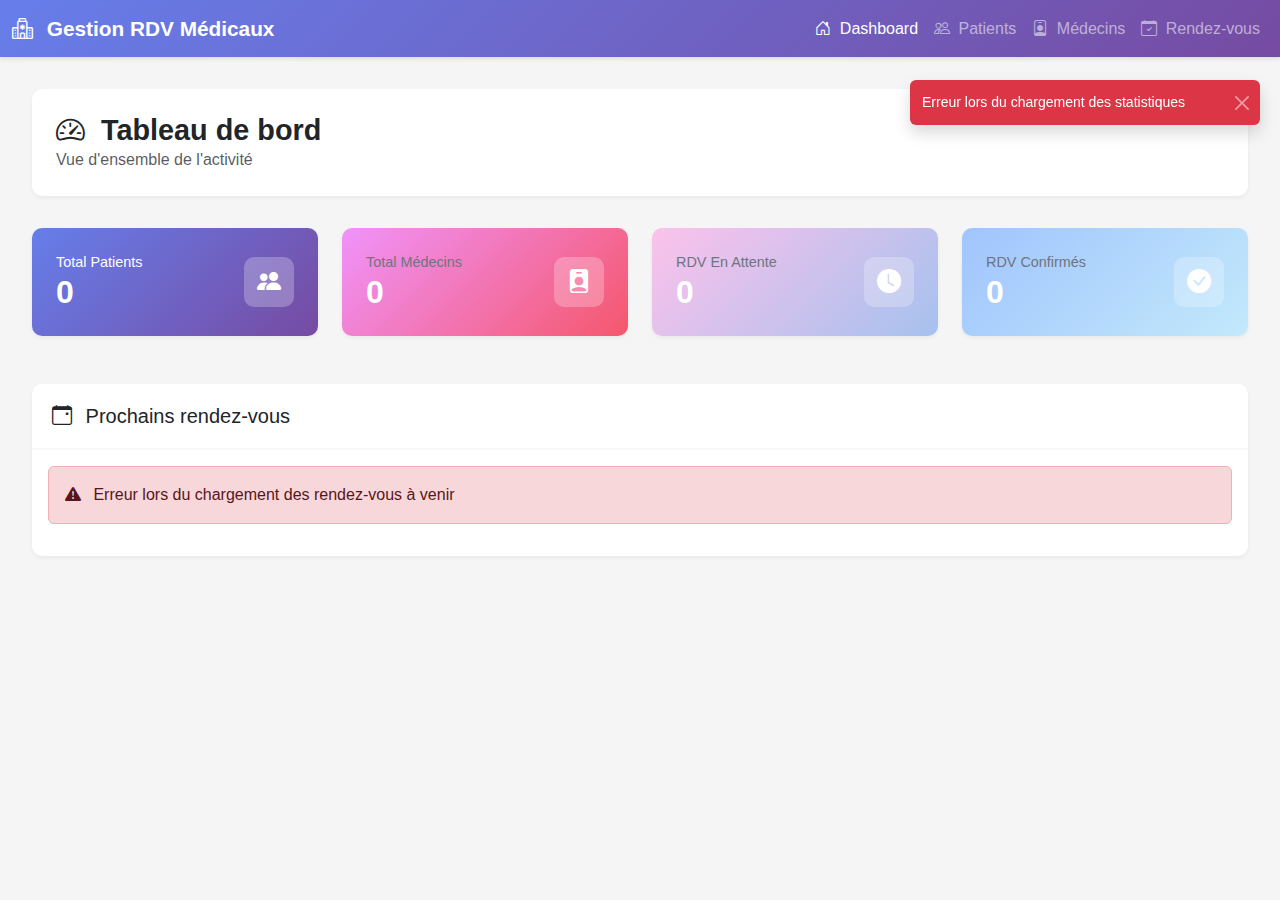
<file: Gestion_des_Rendezvous/src/main/resources/static/index.html>
<!DOCTYPE html>
<html lang="fr">
<head>
    <meta charset="UTF-8">
    <meta name="viewport" content="width=device-width, initial-scale=1.0">
    <title>Dashboard - Gestion Rendez-vous Médicaux</title>

    <!-- Bootstrap 5 CSS -->
    <link href="https://cdn.jsdelivr.net/npm/bootstrap@5.3.0/dist/css/bootstrap.min.css" rel="stylesheet">

    <!-- Bootstrap Icons -->
    <link href="https://cdn.jsdelivr.net/npm/bootstrap-icons@1.10.0/font/bootstrap-icons.css" rel="stylesheet">

    <!-- Custom CSS -->
    <link rel="stylesheet" href="style/style.css">
</head>
<body>
<!-- Navbar -->
<nav class="navbar navbar-expand-lg navbar-dark">
    <div class="container-fluid">
        <a class="navbar-brand" href="index.html">
            <i class="bi bi-hospital me-2"></i>
            Gestion RDV Médicaux
        </a>
        <button class="navbar-toggler" type="button" data-bs-toggle="collapse" data-bs-target="#navbarNav">
            <span class="navbar-toggler-icon"></span>
        </button>
        <div class="collapse navbar-collapse" id="navbarNav">
            <ul class="navbar-nav ms-auto">
                <li class="nav-item">
                    <a class="nav-link active" href="index.html">
                        <i class="bi bi-house-door me-1"></i> Dashboard
                    </a>
                </li>
                <li class="nav-item">
                    <a class="nav-link" href="pages/patients/patients.html">
                        <i class="bi bi-people me-1"></i> Patients
                    </a>
                </li>
                <li class="nav-item">
                    <a class="nav-link" href="pages/medecins/medecins.html">
                        <i class="bi bi-person-badge me-1"></i> Médecins
                    </a>
                </li>
                <li class="nav-item">
                    <a class="nav-link" href="pages/rendezvous/rendezvous.html">
                        <i class="bi bi-calendar-check me-1"></i> Rendez-vous
                    </a>
                </li>
            </ul>
        </div>
    </div>
</nav>

<!-- Main Content -->
<div class="main-container">
    <!-- Page Header -->
    <div class="page-header fade-in">
        <h1 class="page-title">
            <i class="bi bi-speedometer2 me-2"></i>
            Tableau de bord
        </h1>
        <p class="text-muted mb-0">Vue d'ensemble de l'activité</p>
    </div>

    <!-- Statistics Cards -->
    <div class="row mb-4">
        <!-- Total Patients -->
        <div class="col-lg-3 col-md-6 mb-4">
            <div class="card stat-card card-primary fade-in">
                <div class="card-body">
                    <div class="d-flex justify-content-between align-items-center">
                        <div>
                            <p class="stat-label text-white">Total Patients</p>
                            <h2 class="stat-value" id="total-patients">
                                <span class="spinner-border spinner-border-sm"></span>
                            </h2>
                        </div>
                        <div class="stat-icon bg-white bg-opacity-25">
                            <i class="bi bi-people-fill"></i>
                        </div>
                    </div>
                </div>
            </div>
        </div>

        <!-- Total Médecins -->
        <div class="col-lg-3 col-md-6 mb-4">
            <div class="card stat-card card-success fade-in" style="animation-delay: 0.1s">
                <div class="card-body">
                    <div class="d-flex justify-content-between align-items-center">
                        <div>
                            <p class="stat-label">Total Médecins</p>
                            <h2 class="stat-value" id="total-medecins">
                                <span class="spinner-border spinner-border-sm"></span>
                            </h2>
                        </div>
                        <div class="stat-icon bg-white bg-opacity-25">
                            <i class="bi bi-person-badge-fill"></i>
                        </div>
                    </div>
                </div>
            </div>
        </div>

        <!-- RDV En Attente -->
        <div class="col-lg-3 col-md-6 mb-4">
            <div class="card stat-card card-warning fade-in" style="animation-delay: 0.2s">
                <div class="card-body">
                    <div class="d-flex justify-content-between align-items-center">
                        <div>
                            <p class="stat-label">RDV En Attente</p>
                            <h2 class="stat-value" id="rdv-en-attente">
                                <span class="spinner-border spinner-border-sm"></span>
                            </h2>
                        </div>
                        <div class="stat-icon bg-white bg-opacity-25">
                            <i class="bi bi-clock-fill"></i>
                        </div>
                    </div>
                </div>
            </div>
        </div>

        <!-- RDV Confirmés -->
        <div class="col-lg-3 col-md-6 mb-4">
            <div class="card stat-card card-info fade-in" style="animation-delay: 0.3s">
                <div class="card-body">
                    <div class="d-flex justify-content-between align-items-center">
                        <div>
                            <p class="stat-label">RDV Confirmés</p>
                            <h2 class="stat-value" id="rdv-confirmes">
                                <span class="spinner-border spinner-border-sm"></span>
                            </h2>
                        </div>
                        <div class="stat-icon bg-white bg-opacity-25">
                            <i class="bi bi-check-circle-fill"></i>
                        </div>
                    </div>
                </div>
            </div>
        </div>
    </div>

    <!-- Prochains rendez-vous -->
    <div class="row">
        <div class="col-12">
            <div class="card fade-in" style="animation-delay: 0.4s">
                <div class="card-header">
                    <h5 class="mb-0">
                        <i class="bi bi-calendar-event me-2"></i>
                        Prochains rendez-vous
                    </h5>
                </div>
                <div class="card-body">
                    <div id="upcoming-rendezvous">
                        <!-- Chargement -->
                        <div class="text-center py-5">
                            <div class="spinner-border text-primary" role="status">
                                <span class="visually-hidden">Chargement...</span>
                            </div>
                            <p class="mt-2 text-muted">Chargement des rendez-vous...</p>
                        </div>
                    </div>
                </div>
            </div>
        </div>
    </div>
</div>

<!-- Toast Container -->
<div id="toast-container" aria-live="polite" aria-atomic="true"></div>

<!-- Bootstrap 5 JS -->
<script src="https://cdn.jsdelivr.net/npm/bootstrap@5.3.0/dist/js/bootstrap.bundle.min.js"></script>

<!-- App Scripts -->
<script src="js/config.js"></script>
<script src="js/utils.js"></script>
<script src="js/api.js"></script>
<script src="js/dashbord.js"></script>
</body>
</html>
</file>
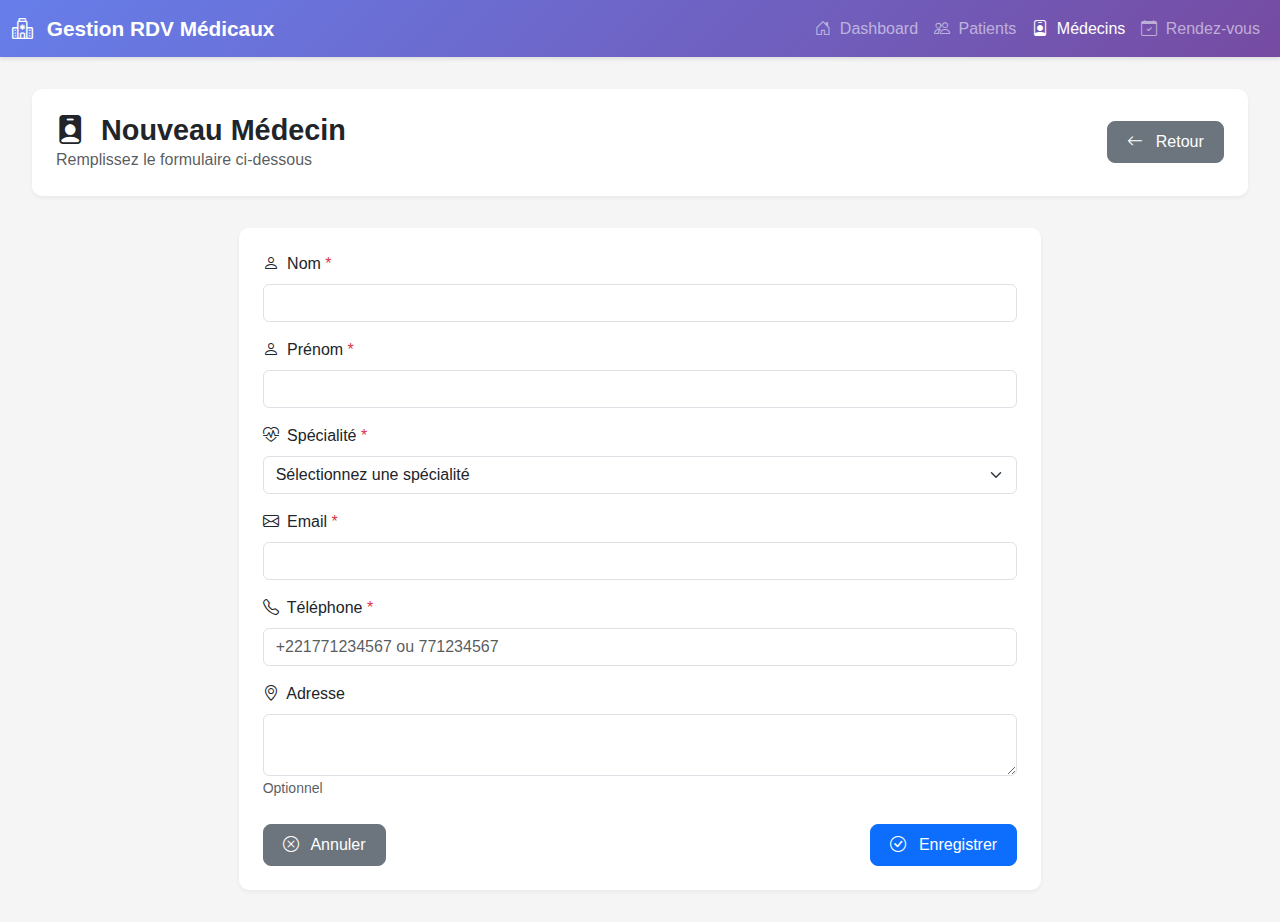
<file: Gestion_des_Rendezvous/src/main/resources/static/pages/medecins/medecin-form.html>
<!DOCTYPE html>
<html lang="fr">
<head>
    <meta charset="UTF-8">
    <meta name="viewport" content="width=device-width, initial-scale=1.0">
    <title>Formulaire Médecin - Gestion Rendez-vous Médicaux</title>

    <!-- Bootstrap 5 CSS -->
    <link href="https://cdn.jsdelivr.net/npm/bootstrap@5.3.0/dist/css/bootstrap.min.css" rel="stylesheet">

    <!-- Bootstrap Icons -->
    <link href="https://cdn.jsdelivr.net/npm/bootstrap-icons@1.10.0/font/bootstrap-icons.css" rel="stylesheet">

    <!-- Custom CSS -->
    <link rel="stylesheet" href="../../style/style.css">
</head>
<body>
<!-- Navbar -->
<nav class="navbar navbar-expand-lg navbar-dark">
    <div class="container-fluid">
        <a class="navbar-brand" href="../../index.html">
            <i class="bi bi-hospital me-2"></i>
            Gestion RDV Médicaux
        </a>
        <button class="navbar-toggler" type="button" data-bs-toggle="collapse" data-bs-target="#navbarNav">
            <span class="navbar-toggler-icon"></span>
        </button>
        <div class="collapse navbar-collapse" id="navbarNav">
            <ul class="navbar-nav ms-auto">
                <li class="nav-item">
                    <a class="nav-link" href="../../index.html">
                        <i class="bi bi-house-door me-1"></i> Dashboard
                    </a>
                </li>
                <li class="nav-item">
                    <a class="nav-link" href="../patients/patients.html">
                        <i class="bi bi-people me-1"></i> Patients
                    </a>
                </li>
                <li class="nav-item">
                    <a class="nav-link active" href="medecins.html">
                        <i class="bi bi-person-badge me-1"></i> Médecins
                    </a>
                </li>
                <li class="nav-item">
                    <a class="nav-link" href="../rendezvous/rendezvous.html">
                        <i class="bi bi-calendar-check me-1"></i> Rendez-vous
                    </a>
                </li>
            </ul>
        </div>
    </div>
</nav>

<!-- Main Content -->
<div class="main-container">
    <!-- Page Header -->
    <div class="page-header fade-in">
        <div class="d-flex justify-content-between align-items-center">
            <div>
                <h1 class="page-title">
                    <i class="bi bi-person-badge-fill me-2"></i>
                    <span id="form-title">Nouveau Médecin</span>
                </h1>
                <p class="text-muted mb-0">Remplissez le formulaire ci-dessous</p>
            </div>
            <a href="medecins.html" class="btn btn-secondary">
                <i class="bi bi-arrow-left me-2"></i>
                Retour
            </a>
        </div>
    </div>

    <!-- Formulaire -->
    <div class="row justify-content-center">
        <div class="col-lg-8">
            <div class="card fade-in" style="animation-delay: 0.1s">
                <div class="card-body p-4">
                    <form id="medecin-form" novalidate>
                        <input type="hidden" id="medecin-id">

                        <!-- Nom -->
                        <div class="mb-3">
                            <label for="nom" class="form-label">
                                <i class="bi bi-person me-1"></i>
                                Nom <span class="text-danger">*</span>
                            </label>
                            <input type="text"
                                   class="form-control"
                                   id="nom"
                                   name="nom"
                                   required
                                   minlength="2"
                                   maxlength="50">
                            <div class="invalid-feedback">
                                Le nom est obligatoire (2-50 caractères)
                            </div>
                        </div>

                        <!-- Prénom -->
                        <div class="mb-3">
                            <label for="prenom" class="form-label">
                                <i class="bi bi-person me-1"></i>
                                Prénom <span class="text-danger">*</span>
                            </label>
                            <input type="text"
                                   class="form-control"
                                   id="prenom"
                                   name="prenom"
                                   required
                                   minlength="2"
                                   maxlength="50">
                            <div class="invalid-feedback">
                                Le prénom est obligatoire (2-50 caractères)
                            </div>
                        </div>

                        <!-- Spécialité -->
                        <div class="mb-3">
                            <label for="specialite" class="form-label">
                                <i class="bi bi-heart-pulse me-1"></i>
                                Spécialité <span class="text-danger">*</span>
                            </label>
                            <select class="form-select" id="specialite" name="specialite" required>
                                <option value="">Sélectionnez une spécialité</option>
                                <option value="CARDIOLOGIE">Cardiologie</option>
                                <option value="DERMATOLOGIE">Dermatologie</option>
                                <option value="PEDIATRIE">Pédiatrie</option>
                                <option value="NEUROLOGIE">Neurologie</option>
                                <option value="OPHTALMOLOGIE">Ophtalmologie</option>
                                <option value="MEDECINE_GENERALE">Médecine Générale</option>
                                <option value="GYNECOLOGIE">Gynécologie</option>
                            </select>
                            <div class="invalid-feedback">
                                La spécialité est obligatoire
                            </div>
                        </div>

                        <!-- Email -->
                        <div class="mb-3">
                            <label for="email" class="form-label">
                                <i class="bi bi-envelope me-1"></i>
                                Email <span class="text-danger">*</span>
                            </label>
                            <input type="email"
                                   class="form-control"
                                   id="email"
                                   name="email"
                                   required
                                   maxlength="100">
                            <div class="invalid-feedback">
                                Un email valide est obligatoire
                            </div>
                        </div>

                        <!-- Téléphone -->
                        <div class="mb-3">
                            <label for="telephone" class="form-label">
                                <i class="bi bi-telephone me-1"></i>
                                Téléphone <span class="text-danger">*</span>
                            </label>
                            <input type="tel"
                                   class="form-control"
                                   id="telephone"
                                   name="telephone"
                                   placeholder="+221771234567 ou 771234567"
                                   required
                                   maxlength="20">
                            <div class="invalid-feedback">
                                Le téléphone est obligatoire
                            </div>
                        </div>

                        <!-- Adresse -->
                        <div class="mb-4">
                            <label for="adresse" class="form-label">
                                <i class="bi bi-geo-alt me-1"></i>
                                Adresse
                            </label>
                            <textarea class="form-control"
                                      id="adresse"
                                      name="adresse"
                                      rows="2"
                                      maxlength="200"></textarea>
                            <small class="text-muted">Optionnel</small>
                        </div>

                        <!-- Boutons -->
                        <div class="d-flex justify-content-between">
                            <a href="medecins.html" class="btn btn-secondary">
                                <i class="bi bi-x-circle me-2"></i>
                                Annuler
                            </a>
                            <button type="submit" class="btn btn-primary" id="submit-btn">
                                <i class="bi bi-check-circle me-2"></i>
                                <span id="submit-text">Enregistrer</span>
                            </button>
                        </div>
                    </form>
                </div>
            </div>
        </div>
    </div>
</div>

<!-- Toast Container -->
<div id="toast-container" aria-live="polite" aria-atomic="true"></div>

<!-- Bootstrap 5 JS -->
<script src="https://cdn.jsdelivr.net/npm/bootstrap@5.3.0/dist/js/bootstrap.bundle.min.js"></script>

<!-- App Scripts -->
<script src="../../js/config.js"></script>
<script src="../../js/utils.js"></script>
<script src="../../js/api.js"></script>
<script src="../../js/medecins/medecin-form.js"></script>
</body>
</html>
</file>
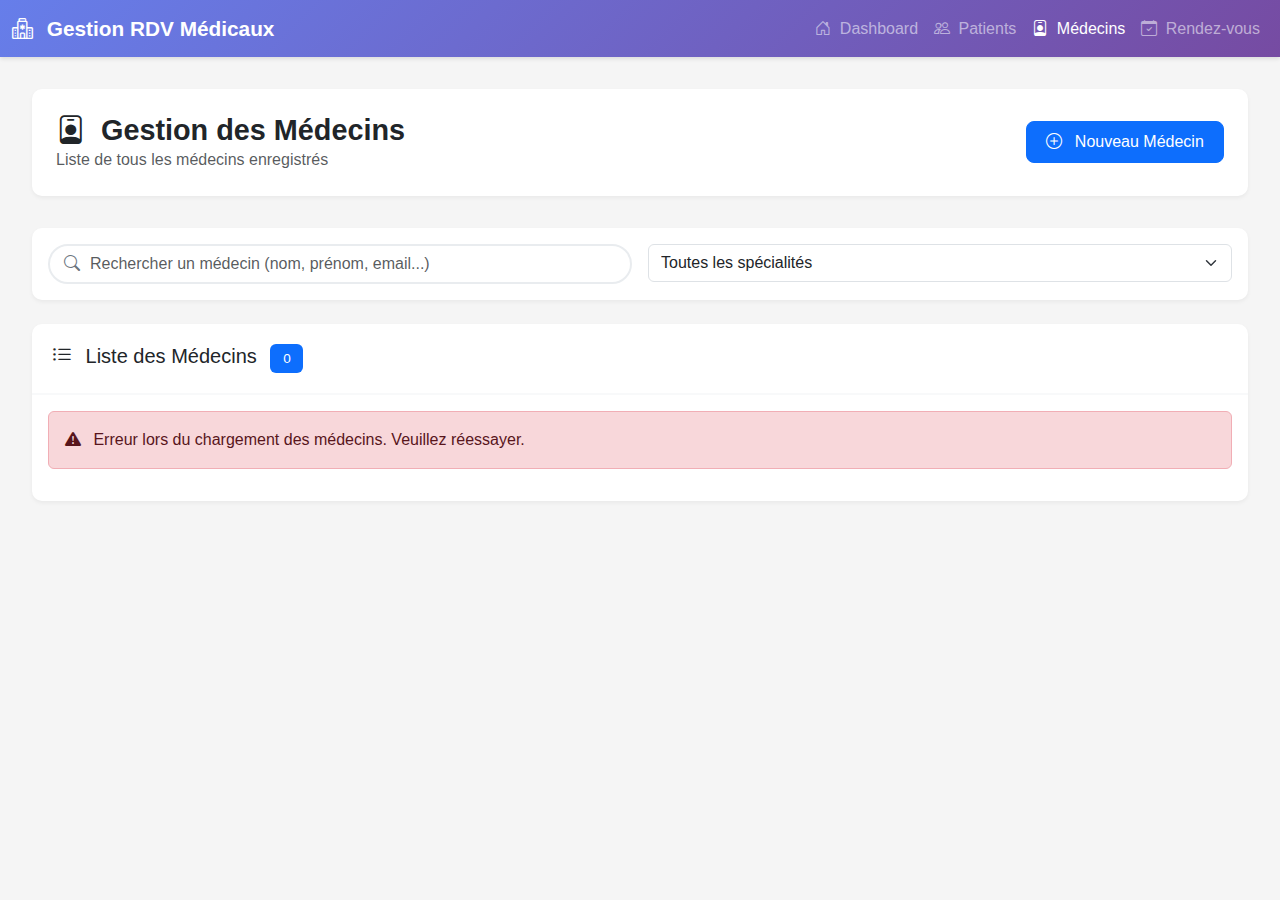
<file: Gestion_des_Rendezvous/src/main/resources/static/pages/medecins/medecins.html>
<!DOCTYPE html>
<html lang="fr">
<head>
    <meta charset="UTF-8">
    <meta name="viewport" content="width=device-width, initial-scale=1.0">
    <title>Médecins - Gestion Rendez-vous Médicaux</title>

    <!-- Bootstrap 5 CSS -->
    <link href="https://cdn.jsdelivr.net/npm/bootstrap@5.3.0/dist/css/bootstrap.min.css" rel="stylesheet">

    <!-- Bootstrap Icons -->
    <link href="https://cdn.jsdelivr.net/npm/bootstrap-icons@1.10.0/font/bootstrap-icons.css" rel="stylesheet">

    <!-- Custom CSS -->
    <link rel="stylesheet" href="../../style/style.css">
</head>
<body>
<!-- Navbar -->
<nav class="navbar navbar-expand-lg navbar-dark">
    <div class="container-fluid">
        <a class="navbar-brand" href="../../index.html">
            <i class="bi bi-hospital me-2"></i>
            Gestion RDV Médicaux
        </a>
        <button class="navbar-toggler" type="button" data-bs-toggle="collapse" data-bs-target="#navbarNav">
            <span class="navbar-toggler-icon"></span>
        </button>
        <div class="collapse navbar-collapse" id="navbarNav">
            <ul class="navbar-nav ms-auto">
                <li class="nav-item">
                    <a class="nav-link" href="../../index.html">
                        <i class="bi bi-house-door me-1"></i> Dashboard
                    </a>
                </li>
                <li class="nav-item">
                    <a class="nav-link" href="../patients/patients.html">
                        <i class="bi bi-people me-1"></i> Patients
                    </a>
                </li>
                <li class="nav-item">
                    <a class="nav-link active" href="medecins.html">
                        <i class="bi bi-person-badge me-1"></i> Médecins
                    </a>
                </li>
                <li class="nav-item">
                    <a class="nav-link" href="../rendezvous/rendezvous.html">
                        <i class="bi bi-calendar-check me-1"></i> Rendez-vous
                    </a>
                </li>
            </ul>
        </div>
    </div>
</nav>

<!-- Main Content -->
<div class="main-container">
    <!-- Page Header -->
    <div class="page-header fade-in">
        <div class="d-flex justify-content-between align-items-center">
            <div>
                <h1 class="page-title">
                    <i class="bi bi-person-badge me-2"></i>
                    Gestion des Médecins
                </h1>
                <p class="text-muted mb-0">Liste de tous les médecins enregistrés</p>
            </div>
            <a href="medecin-form.html" class="btn btn-primary">
                <i class="bi bi-plus-circle me-2"></i>
                Nouveau Médecin
            </a>
        </div>
    </div>

    <!-- Filtres -->
    <div class="card mb-4 fade-in" style="animation-delay: 0.1s">
        <div class="card-body">
            <div class="row g-3">
                <!-- Recherche -->
                <div class="col-md-6">
                    <div class="search-bar">
                        <i class="bi bi-search"></i>
                        <input type="text"
                               id="search-input"
                               class="form-control"
                               placeholder="Rechercher un médecin (nom, prénom, email...)">
                    </div>
                </div>
                <!-- Filtre par spécialité -->
                <div class="col-md-6">
                    <select id="specialite-filter" class="form-select">
                        <option value="">Toutes les spécialités</option>
                        <option value="CARDIOLOGIE">Cardiologie</option>
                        <option value="DERMATOLOGIE">Dermatologie</option>
                        <option value="PEDIATRIE">Pédiatrie</option>
                        <option value="NEUROLOGIE">Neurologie</option>
                        <option value="OPHTALMOLOGIE">Ophtalmologie</option>
                        <option value="MEDECINE_GENERALE">Médecine Générale</option>
                        <option value="GYNECOLOGIE">Gynécologie</option>
                    </select>
                </div>
            </div>
        </div>
    </div>

    <!-- Tableau des médecins -->
    <div class="card fade-in" style="animation-delay: 0.2s">
        <div class="card-header">
            <h5 class="mb-0">
                <i class="bi bi-list-ul me-2"></i>
                Liste des Médecins
                <span id="medecin-count" class="badge bg-primary ms-2">0</span>
            </h5>
        </div>
        <div class="card-body">
            <div id="medecins-container">
                <!-- Chargement -->
                <div class="text-center py-5">
                    <div class="spinner-border text-primary" role="status">
                        <span class="visually-hidden">Chargement...</span>
                    </div>
                    <p class="mt-2 text-muted">Chargement des médecins...</p>
                </div>
            </div>
        </div>
    </div>
</div>

<!-- Toast Container -->
<div id="toast-container" aria-live="polite" aria-atomic="true"></div>

<!-- Bootstrap 5 JS -->
<script src="https://cdn.jsdelivr.net/npm/bootstrap@5.3.0/dist/js/bootstrap.bundle.min.js"></script>

<!-- App Scripts -->
<script src="../../js/config.js"></script>
<script src="../../js/utils.js"></script>
<script src="../../js/api.js"></script>
<script src="../../js/medecins/medecins.js"></script>
</body>
</html>
</file>
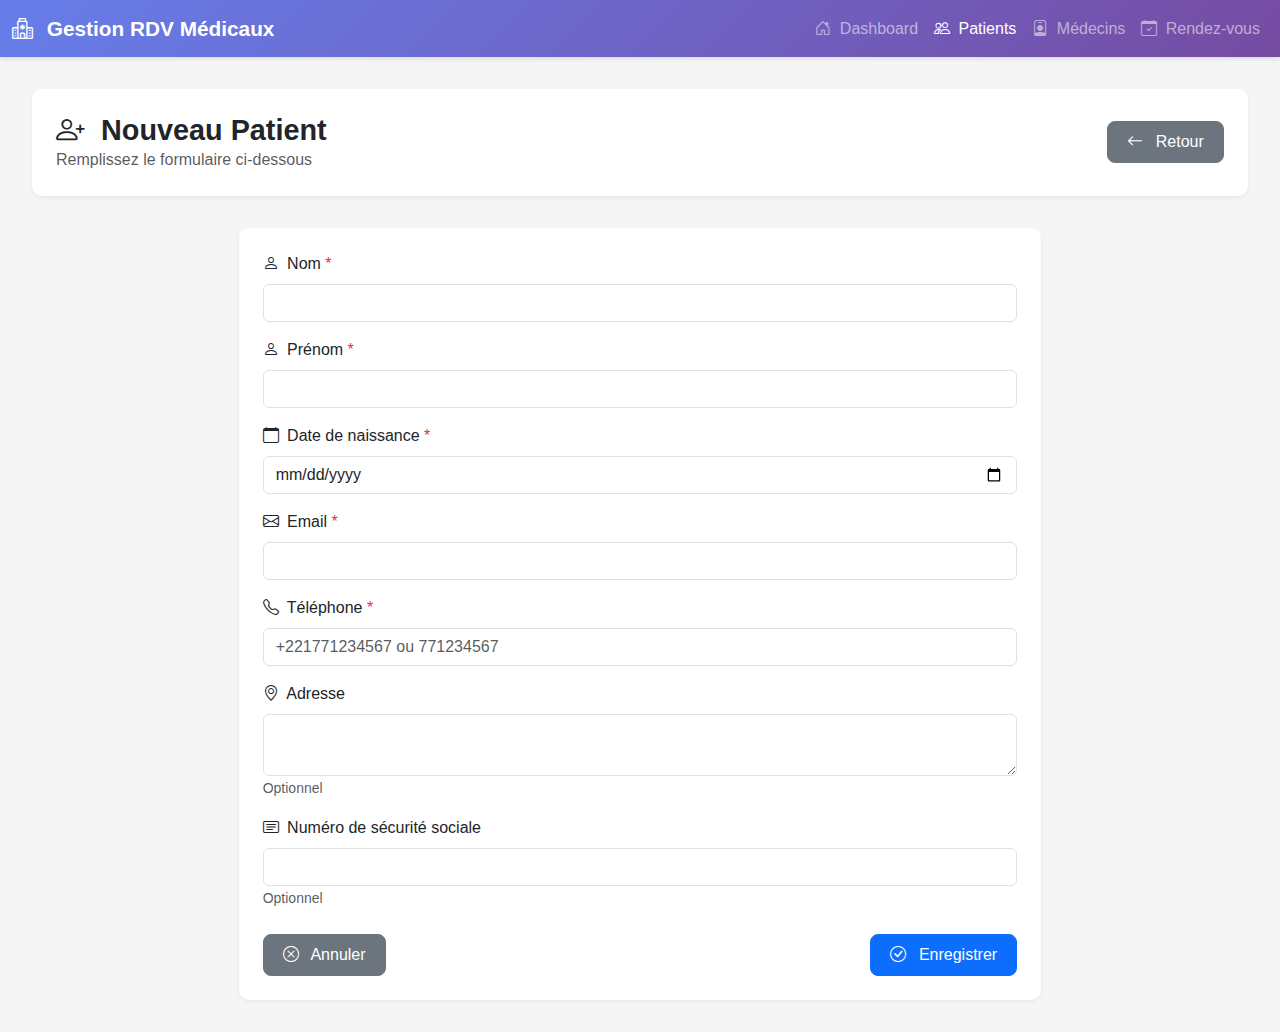
<file: Gestion_des_Rendezvous/src/main/resources/static/pages/patients/patient-form.html>
<!DOCTYPE html>
<html lang="fr">
<head>
    <meta charset="UTF-8">
    <meta name="viewport" content="width=device-width, initial-scale=1.0">
    <title>Formulaire Patient - Gestion Rendez-vous Médicaux</title>

    <!-- Bootstrap 5 CSS -->
    <link href="https://cdn.jsdelivr.net/npm/bootstrap@5.3.0/dist/css/bootstrap.min.css" rel="stylesheet">

    <!-- Bootstrap Icons -->
    <link href="https://cdn.jsdelivr.net/npm/bootstrap-icons@1.10.0/font/bootstrap-icons.css" rel="stylesheet">

    <!-- Custom CSS -->
    <link rel="stylesheet" href="../../style/style.css">
</head>
<body>
<!-- Navbar -->
<nav class="navbar navbar-expand-lg navbar-dark">
    <div class="container-fluid">
        <a class="navbar-brand" href="../../index.html">
            <i class="bi bi-hospital me-2"></i>
            Gestion RDV Médicaux
        </a>
        <button class="navbar-toggler" type="button" data-bs-toggle="collapse" data-bs-target="#navbarNav">
            <span class="navbar-toggler-icon"></span>
        </button>
        <div class="collapse navbar-collapse" id="navbarNav">
            <ul class="navbar-nav ms-auto">
                <li class="nav-item">
                    <a class="nav-link" href="../../index.html">
                        <i class="bi bi-house-door me-1"></i> Dashboard
                    </a>
                </li>
                <li class="nav-item">
                    <a class="nav-link active" href="patients.html">
                        <i class="bi bi-people me-1"></i> Patients
                    </a>
                </li>
                <li class="nav-item">
                    <a class="nav-link" href="../medecins/medecins.html">
                        <i class="bi bi-person-badge me-1"></i> Médecins
                    </a>
                </li>
                <li class="nav-item">
                    <a class="nav-link" href="../rendezvous/rendezvous.html">
                        <i class="bi bi-calendar-check me-1"></i> Rendez-vous
                    </a>
                </li>
            </ul>
        </div>
    </div>
</nav>

<!-- Main Content -->
<div class="main-container">
    <!-- Page Header -->
    <div class="page-header fade-in">
        <div class="d-flex justify-content-between align-items-center">
            <div>
                <h1 class="page-title">
                    <i class="bi bi-person-plus me-2"></i>
                    <span id="form-title">Nouveau Patient</span>
                </h1>
                <p class="text-muted mb-0">Remplissez le formulaire ci-dessous</p>
            </div>
            <a href="patients.html" class="btn btn-secondary">
                <i class="bi bi-arrow-left me-2"></i>
                Retour
            </a>
        </div>
    </div>

    <!-- Formulaire -->
    <div class="row justify-content-center">
        <div class="col-lg-8">
            <div class="card fade-in" style="animation-delay: 0.1s">
                <div class="card-body p-4">
                    <form id="patient-form" novalidate>
                        <input type="hidden" id="patient-id">

                        <!-- Nom -->
                        <div class="mb-3">
                            <label for="nom" class="form-label">
                                <i class="bi bi-person me-1"></i>
                                Nom <span class="text-danger">*</span>
                            </label>
                            <input type="text"
                                   class="form-control"
                                   id="nom"
                                   name="nom"
                                   required
                                   minlength="2"
                                   maxlength="50">
                            <div class="invalid-feedback">
                                Le nom est obligatoire (2-50 caractères)
                            </div>
                        </div>

                        <!-- Prénom -->
                        <div class="mb-3">
                            <label for="prenom" class="form-label">
                                <i class="bi bi-person me-1"></i>
                                Prénom <span class="text-danger">*</span>
                            </label>
                            <input type="text"
                                   class="form-control"
                                   id="prenom"
                                   name="prenom"
                                   required
                                   minlength="2"
                                   maxlength="50">
                            <div class="invalid-feedback">
                                Le prénom est obligatoire (2-50 caractères)
                            </div>
                        </div>

                        <!-- Date de naissance -->
                        <div class="mb-3">
                            <label for="dateNaissance" class="form-label">
                                <i class="bi bi-calendar me-1"></i>
                                Date de naissance <span class="text-danger">*</span>
                            </label>
                            <input type="date"
                                   class="form-control"
                                   id="dateNaissance"
                                   name="dateNaissance"
                                   required>
                            <div class="invalid-feedback">
                                La date de naissance est obligatoire
                            </div>
                        </div>

                        <!-- Email -->
                        <div class="mb-3">
                            <label for="email" class="form-label">
                                <i class="bi bi-envelope me-1"></i>
                                Email <span class="text-danger">*</span>
                            </label>
                            <input type="email"
                                   class="form-control"
                                   id="email"
                                   name="email"
                                   required
                                   maxlength="100">
                            <div class="invalid-feedback">
                                Un email valide est obligatoire
                            </div>
                        </div>

                        <!-- Téléphone -->
                        <div class="mb-3">
                            <label for="telephone" class="form-label">
                                <i class="bi bi-telephone me-1"></i>
                                Téléphone <span class="text-danger">*</span>
                            </label>
                            <input type="tel"
                                   class="form-control"
                                   id="telephone"
                                   name="telephone"
                                   placeholder="+221771234567 ou 771234567"
                                   required
                                   maxlength="20">
                            <div class="invalid-feedback">
                                Le téléphone est obligatoire
                            </div>
                        </div>

                        <!-- Adresse -->
                        <div class="mb-3">
                            <label for="adresse" class="form-label">
                                <i class="bi bi-geo-alt me-1"></i>
                                Adresse
                            </label>
                            <textarea class="form-control"
                                      id="adresse"
                                      name="adresse"
                                      rows="2"
                                      maxlength="200"></textarea>
                            <small class="text-muted">Optionnel</small>
                        </div>

                        <!-- Numéro de sécurité sociale -->
                        <div class="mb-4">
                            <label for="numeroSecuriteSociale" class="form-label">
                                <i class="bi bi-card-text me-1"></i>
                                Numéro de sécurité sociale
                            </label>
                            <input type="text"
                                   class="form-control"
                                   id="numeroSecuriteSociale"
                                   name="numeroSecuriteSociale"
                                   maxlength="15">
                            <small class="text-muted">Optionnel</small>
                        </div>

                        <!-- Boutons -->
                        <div class="d-flex justify-content-between">
                            <a href="patients.html" class="btn btn-secondary">
                                <i class="bi bi-x-circle me-2"></i>
                                Annuler
                            </a>
                            <button type="submit" class="btn btn-primary" id="submit-btn">
                                <i class="bi bi-check-circle me-2"></i>
                                <span id="submit-text">Enregistrer</span>
                            </button>
                        </div>
                    </form>
                </div>
            </div>
        </div>
    </div>
</div>

<!-- Toast Container -->
<div id="toast-container" aria-live="polite" aria-atomic="true"></div>

<!-- Bootstrap 5 JS -->
<script src="https://cdn.jsdelivr.net/npm/bootstrap@5.3.0/dist/js/bootstrap.bundle.min.js"></script>

<!-- App Scripts -->
<script src="../../js/config.js"></script>
<script src="../../js/utils.js"></script>
<script src="../../js/api.js"></script>
<script src="../../js/patients/patient-form.js"></script>
</body>
</html>
</file>
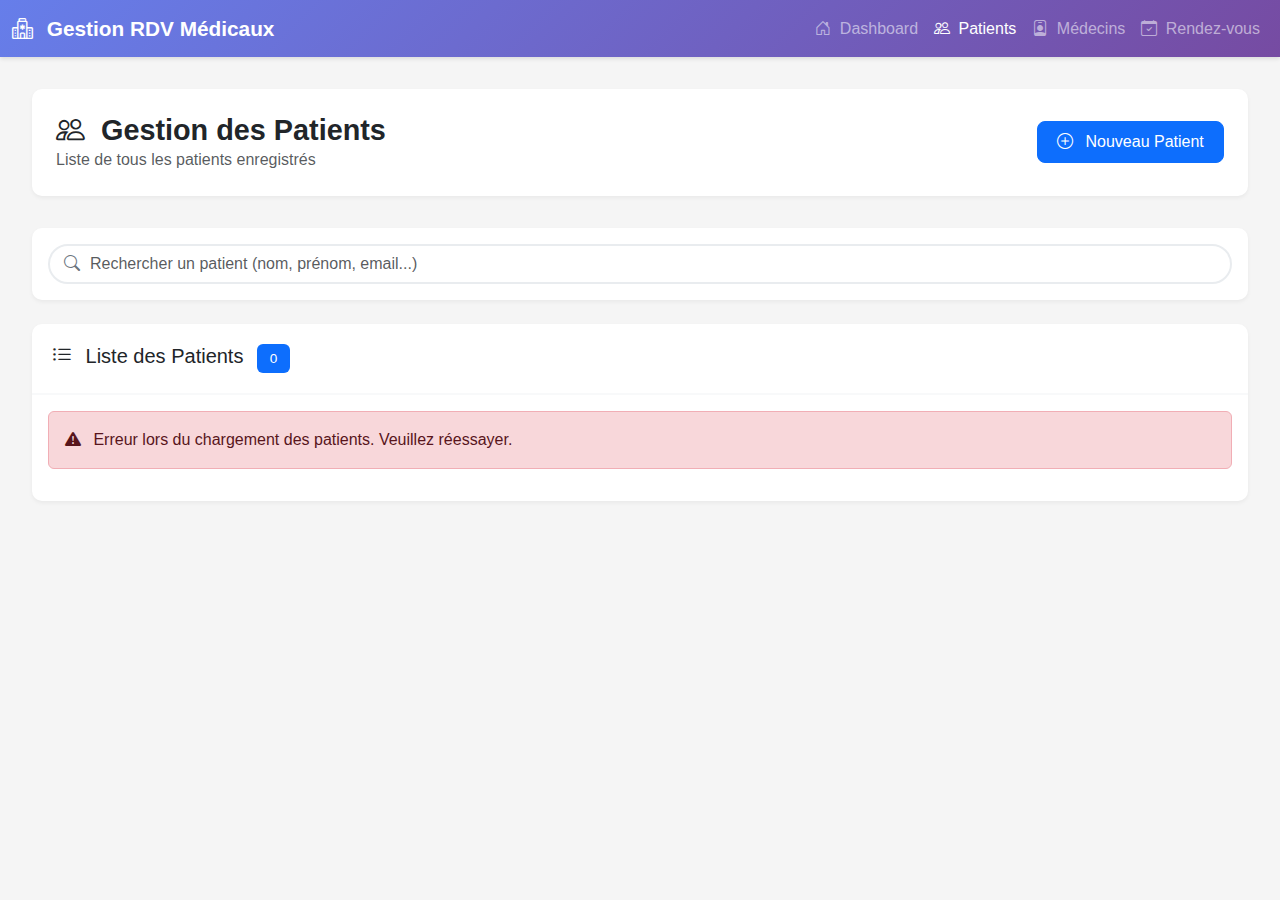
<file: Gestion_des_Rendezvous/src/main/resources/static/pages/patients/patients.html>
<!DOCTYPE html>
<html lang="fr">
<head>
    <meta charset="UTF-8">
    <meta name="viewport" content="width=device-width, initial-scale=1.0">
    <title>Patients - Gestion Rendez-vous Médicaux</title>

    <!-- Bootstrap 5 CSS -->
    <link href="https://cdn.jsdelivr.net/npm/bootstrap@5.3.0/dist/css/bootstrap.min.css" rel="stylesheet">

    <!-- Bootstrap Icons -->
    <link href="https://cdn.jsdelivr.net/npm/bootstrap-icons@1.10.0/font/bootstrap-icons.css" rel="stylesheet">

    <!-- Custom CSS -->
    <link rel="stylesheet" href="../../style/style.css">
</head>
<body>
<!-- Navbar -->
<nav class="navbar navbar-expand-lg navbar-dark">
    <div class="container-fluid">
        <a class="navbar-brand" href="../../index.html">
            <i class="bi bi-hospital me-2"></i>
            Gestion RDV Médicaux
        </a>
        <button class="navbar-toggler" type="button" data-bs-toggle="collapse" data-bs-target="#navbarNav">
            <span class="navbar-toggler-icon"></span>
        </button>
        <div class="collapse navbar-collapse" id="navbarNav">
            <ul class="navbar-nav ms-auto">
                <li class="nav-item">
                    <a class="nav-link" href="../../index.html">
                        <i class="bi bi-house-door me-1"></i> Dashboard
                    </a>
                </li>
                <li class="nav-item">
                    <a class="nav-link active" href="patients.html">
                        <i class="bi bi-people me-1"></i> Patients
                    </a>
                </li>
                <li class="nav-item">
                    <a class="nav-link" href="../medecins/medecins.html">
                        <i class="bi bi-person-badge me-1"></i> Médecins
                    </a>
                </li>
                <li class="nav-item">
                    <a class="nav-link" href="../rendezvous/rendezvous.html">
                        <i class="bi bi-calendar-check me-1"></i> Rendez-vous
                    </a>
                </li>
            </ul>
        </div>
    </div>
</nav>

<!-- Main Content -->
<div class="main-container">
    <!-- Page Header -->
    <div class="page-header fade-in">
        <div class="d-flex justify-content-between align-items-center">
            <div>
                <h1 class="page-title">
                    <i class="bi bi-people me-2"></i>
                    Gestion des Patients
                </h1>
                <p class="text-muted mb-0">Liste de tous les patients enregistrés</p>
            </div>
            <a href="patient-form.html" class="btn btn-primary">
                <i class="bi bi-plus-circle me-2"></i>
                Nouveau Patient
            </a>
        </div>
    </div>

    <!-- Barre de recherche -->
    <div class="card mb-4 fade-in" style="animation-delay: 0.1s">
        <div class="card-body">
            <div class="search-bar">
                <i class="bi bi-search"></i>
                <input type="text"
                       id="search-input"
                       class="form-control"
                       placeholder="Rechercher un patient (nom, prénom, email...)">
            </div>
        </div>
    </div>

    <!-- Tableau des patients -->
    <div class="card fade-in" style="animation-delay: 0.2s">
        <div class="card-header">
            <h5 class="mb-0">
                <i class="bi bi-list-ul me-2"></i>
                Liste des Patients
                <span id="patient-count" class="badge bg-primary ms-2">0</span>
            </h5>
        </div>
        <div class="card-body">
            <div id="patients-container">
                <!-- Chargement -->
                <div class="text-center py-5">
                    <div class="spinner-border text-primary" role="status">
                        <span class="visually-hidden">Chargement...</span>
                    </div>
                    <p class="mt-2 text-muted">Chargement des patients...</p>
                </div>
            </div>
        </div>
    </div>
</div>

<!-- Toast Container -->
<div id="toast-container" aria-live="polite" aria-atomic="true"></div>

<!-- Bootstrap 5 JS -->
<script src="https://cdn.jsdelivr.net/npm/bootstrap@5.3.0/dist/js/bootstrap.bundle.min.js"></script>

<!-- App Scripts -->
<script src="../../js/config.js"></script>
<script src="../../js/utils.js"></script>
<script src="../../js/api.js"></script>
<script src="../../js/patients/patients.js"></script>
</body>
</html>
</file>
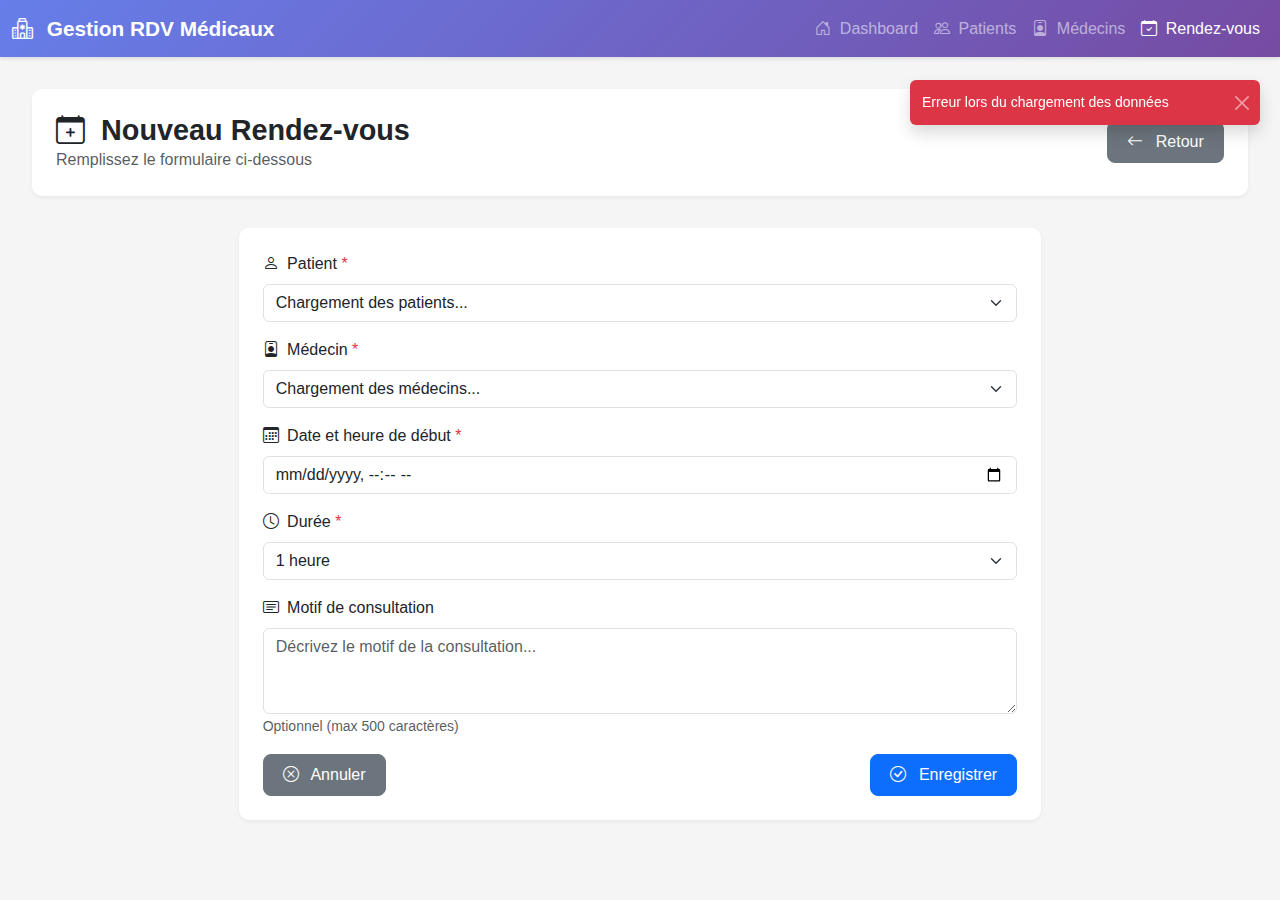
<file: Gestion_des_Rendezvous/src/main/resources/static/pages/rendezvous/rdv-form.html>
<!DOCTYPE html>
<html lang="fr">
<head>
    <meta charset="UTF-8">
    <meta name="viewport" content="width=device-width, initial-scale=1.0">
    <title>Formulaire Rendez-vous - Gestion Rendez-vous Médicaux</title>

    <!-- Bootstrap 5 CSS -->
    <link href="https://cdn.jsdelivr.net/npm/bootstrap@5.3.0/dist/css/bootstrap.min.css" rel="stylesheet">

    <!-- Bootstrap Icons -->
    <link href="https://cdn.jsdelivr.net/npm/bootstrap-icons@1.10.0/font/bootstrap-icons.css" rel="stylesheet">

    <!-- Custom CSS -->
    <link rel="stylesheet" href="../../style/style.css">
</head>
<body>
<!-- Navbar -->
<nav class="navbar navbar-expand-lg navbar-dark">
    <div class="container-fluid">
        <a class="navbar-brand" href="../../index.html">
            <i class="bi bi-hospital me-2"></i>
            Gestion RDV Médicaux
        </a>
        <button class="navbar-toggler" type="button" data-bs-toggle="collapse" data-bs-target="#navbarNav">
            <span class="navbar-toggler-icon"></span>
        </button>
        <div class="collapse navbar-collapse" id="navbarNav">
            <ul class="navbar-nav ms-auto">
                <li class="nav-item">
                    <a class="nav-link" href="../../index.html">
                        <i class="bi bi-house-door me-1"></i> Dashboard
                    </a>
                </li>
                <li class="nav-item">
                    <a class="nav-link" href="../patients/patients.html">
                        <i class="bi bi-people me-1"></i> Patients
                    </a>
                </li>
                <li class="nav-item">
                    <a class="nav-link" href="../medecins/medecins.html">
                        <i class="bi bi-person-badge me-1"></i> Médecins
                    </a>
                </li>
                <li class="nav-item">
                    <a class="nav-link active" href="rendezvous.html">
                        <i class="bi bi-calendar-check me-1"></i> Rendez-vous
                    </a>
                </li>
            </ul>
        </div>
    </div>
</nav>

<!-- Main Content -->
<div class="main-container">
    <!-- Page Header -->
    <div class="page-header fade-in">
        <div class="d-flex justify-content-between align-items-center">
            <div>
                <h1 class="page-title">
                    <i class="bi bi-calendar-plus me-2"></i>
                    <span id="form-title">Nouveau Rendez-vous</span>
                </h1>
                <p class="text-muted mb-0">Remplissez le formulaire ci-dessous</p>
            </div>
            <a href="rendezvous.html" class="btn btn-secondary">
                <i class="bi bi-arrow-left me-2"></i>
                Retour
            </a>
        </div>
    </div>

    <!-- Formulaire -->
    <div class="row justify-content-center">
        <div class="col-lg-8">
            <div class="card fade-in" style="animation-delay: 0.1s">
                <div class="card-body p-4">
                    <form id="rdv-form" novalidate>
                        <input type="hidden" id="rdv-id">

                        <!-- Patient -->
                        <div class="mb-3">
                            <label for="patientId" class="form-label">
                                <i class="bi bi-person me-1"></i>
                                Patient <span class="text-danger">*</span>
                            </label>
                            <select class="form-select" id="patientId" name="patientId" required>
                                <option value="">Chargement des patients...</option>
                            </select>
                            <div class="invalid-feedback">
                                Veuillez sélectionner un patient
                            </div>
                        </div>

                        <!-- Médecin -->
                        <div class="mb-3">
                            <label for="medecinId" class="form-label">
                                <i class="bi bi-person-badge me-1"></i>
                                Médecin <span class="text-danger">*</span>
                            </label>
                            <select class="form-select" id="medecinId" name="medecinId" required>
                                <option value="">Chargement des médecins...</option>
                            </select>
                            <div class="invalid-feedback">
                                Veuillez sélectionner un médecin
                            </div>
                        </div>

                        <!-- Date et heure de début -->
                        <div class="mb-3">
                            <label for="dateHeureDebut" class="form-label">
                                <i class="bi bi-calendar3 me-1"></i>
                                Date et heure de début <span class="text-danger">*</span>
                            </label>
                            <input type="datetime-local"
                                   class="form-control"
                                   id="dateHeureDebut"
                                   name="dateHeureDebut"
                                   required>
                            <div class="invalid-feedback">
                                La date et heure de début sont obligatoires
                            </div>
                        </div>

                        <!-- Durée -->
                        <div class="mb-3">
                            <label for="duree" class="form-label">
                                <i class="bi bi-clock me-1"></i>
                                Durée <span class="text-danger">*</span>
                            </label>
                            <select class="form-select" id="duree" name="duree" required>
                                <option value="30">30 minutes</option>
                                <option value="60" selected>1 heure</option>
                                <option value="90">1h30</option>
                                <option value="120">2 heures</option>
                            </select>
                            <div class="invalid-feedback">
                                Veuillez sélectionner une durée
                            </div>
                        </div>

                        <!-- Motif de consultation -->
                        <div class="mb-3">
                            <label for="motifConsultation" class="form-label">
                                <i class="bi bi-card-text me-1"></i>
                                Motif de consultation
                            </label>
                            <textarea class="form-control"
                                      id="motifConsultation"
                                      name="motifConsultation"
                                      rows="3"
                                      maxlength="500"
                                      placeholder="Décrivez le motif de la consultation..."></textarea>
                            <small class="text-muted">Optionnel (max 500 caractères)</small>
                        </div>

                        <!-- Statut (si modification) -->
                        <div class="mb-4" id="statut-container" style="display: none;">
                            <label for="statut" class="form-label">
                                <i class="bi bi-tag me-1"></i>
                                Statut
                            </label>
                            <select class="form-select" id="statut" name="statut">
                                <option value="EN_ATTENTE">En attente</option>
                                <option value="CONFIRME">Confirmé</option>
                                <option value="TERMINE">Terminé</option>
                                <option value="ANNULE">Annulé</option>
                            </select>
                        </div>

                        <!-- Alerte disponibilité -->
                        <div id="availability-alert" style="display: none;"></div>

                        <!-- Boutons -->
                        <div class="d-flex justify-content-between">
                            <a href="rendezvous.html" class="btn btn-secondary">
                                <i class="bi bi-x-circle me-2"></i>
                                Annuler
                            </a>
                            <button type="submit" class="btn btn-primary" id="submit-btn">
                                <i class="bi bi-check-circle me-2"></i>
                                <span id="submit-text">Enregistrer</span>
                            </button>
                        </div>
                    </form>
                </div>
            </div>
        </div>
    </div>
</div>

<!-- Toast Container -->
<div id="toast-container" aria-live="polite" aria-atomic="true"></div>

<!-- Bootstrap 5 JS -->
<script src="https://cdn.jsdelivr.net/npm/bootstrap@5.3.0/dist/js/bootstrap.bundle.min.js"></script>

<!-- App Scripts -->
<script src="../../js/config.js"></script>
<script src="../../js/utils.js"></script>
<script src="../../js/api.js"></script>
<script src="../../js/rendezvous/rdv-form.js"></script>
</body>
</html>
</file>
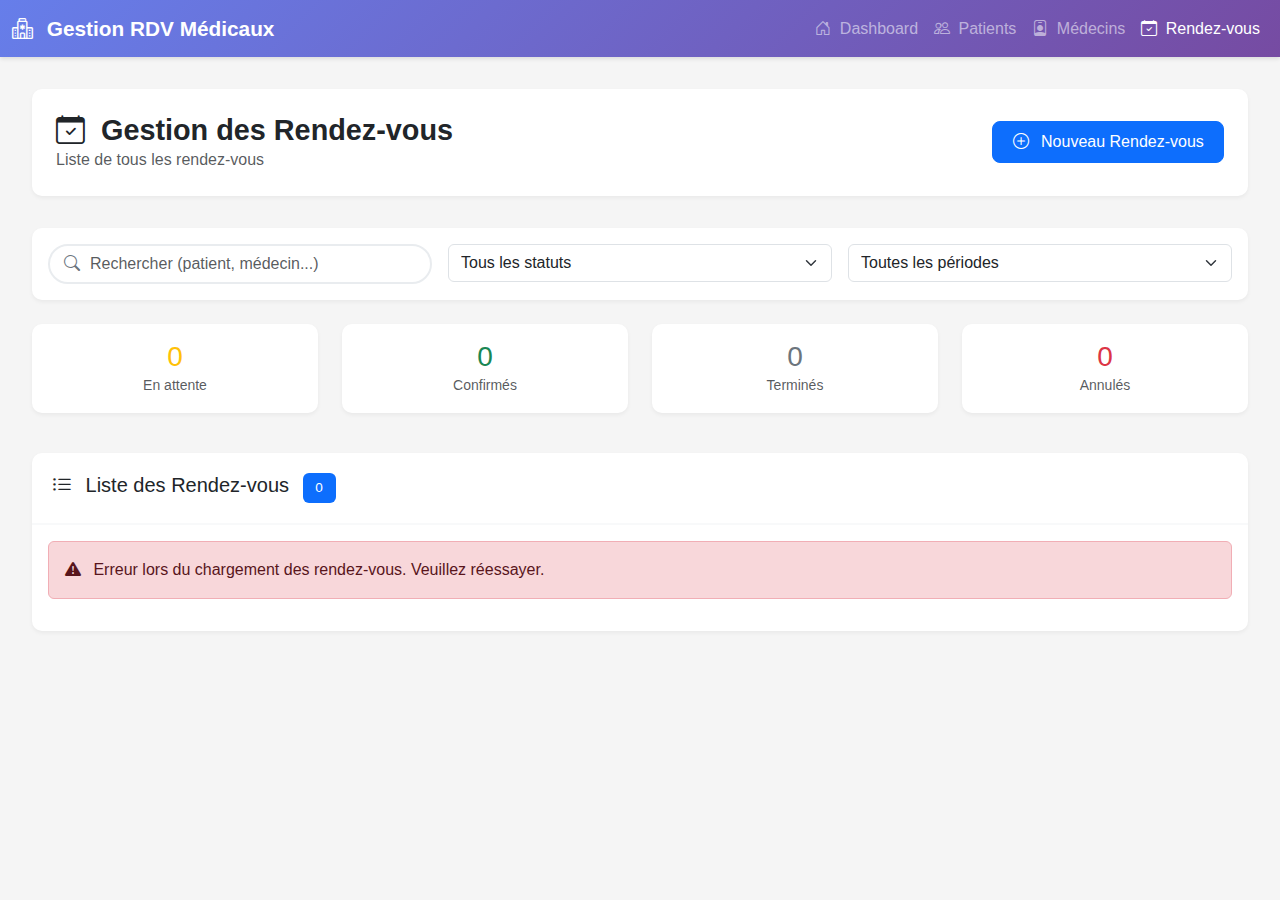
<file: Gestion_des_Rendezvous/src/main/resources/static/pages/rendezvous/rendezvous.html>
<!DOCTYPE html>
<html lang="fr">
<head>
    <meta charset="UTF-8">
    <meta name="viewport" content="width=device-width, initial-scale=1.0">
    <title>Rendez-vous - Gestion Rendez-vous Médicaux</title>

    <!-- Bootstrap 5 CSS -->
    <link href="https://cdn.jsdelivr.net/npm/bootstrap@5.3.0/dist/css/bootstrap.min.css" rel="stylesheet">

    <!-- Bootstrap Icons -->
    <link href="https://cdn.jsdelivr.net/npm/bootstrap-icons@1.10.0/font/bootstrap-icons.css" rel="stylesheet">

    <!-- Custom CSS -->
    <link rel="stylesheet" href="../../style/style.css">
</head>
<body>
<!-- Navbar -->
<nav class="navbar navbar-expand-lg navbar-dark">
    <div class="container-fluid">
        <a class="navbar-brand" href="../../index.html">
            <i class="bi bi-hospital me-2"></i>
            Gestion RDV Médicaux
        </a>
        <button class="navbar-toggler" type="button" data-bs-toggle="collapse" data-bs-target="#navbarNav">
            <span class="navbar-toggler-icon"></span>
        </button>
        <div class="collapse navbar-collapse" id="navbarNav">
            <ul class="navbar-nav ms-auto">
                <li class="nav-item">
                    <a class="nav-link" href="../../index.html">
                        <i class="bi bi-house-door me-1"></i> Dashboard
                    </a>
                </li>
                <li class="nav-item">
                    <a class="nav-link" href="../patients/patients.html">
                        <i class="bi bi-people me-1"></i> Patients
                    </a>
                </li>
                <li class="nav-item">
                    <a class="nav-link" href="../medecins/medecins.html">
                        <i class="bi bi-person-badge me-1"></i> Médecins
                    </a>
                </li>
                <li class="nav-item">
                    <a class="nav-link active" href="rendezvous.html">
                        <i class="bi bi-calendar-check me-1"></i> Rendez-vous
                    </a>
                </li>
            </ul>
        </div>
    </div>
</nav>

<!-- Main Content -->
<div class="main-container">
    <!-- Page Header -->
    <div class="page-header fade-in">
        <div class="d-flex justify-content-between align-items-center flex-wrap">
            <div class="mb-2 mb-md-0">
                <h1 class="page-title">
                    <i class="bi bi-calendar-check me-2"></i>
                    Gestion des Rendez-vous
                </h1>
                <p class="text-muted mb-0">Liste de tous les rendez-vous</p>
            </div>
            <a href="rdv-form.html" class="btn btn-primary">
                <i class="bi bi-plus-circle me-2"></i>
                Nouveau Rendez-vous
            </a>
        </div>
    </div>

    <!-- Filtres -->
    <div class="card mb-4 fade-in" style="animation-delay: 0.1s">
        <div class="card-body">
            <div class="row g-3">
                <!-- Recherche -->
                <div class="col-md-4">
                    <div class="search-bar">
                        <i class="bi bi-search"></i>
                        <input type="text"
                               id="search-input"
                               class="form-control"
                               placeholder="Rechercher (patient, médecin...)">
                    </div>
                </div>

                <!-- Filtre par statut -->
                <div class="col-md-4">
                    <select id="statut-filter" class="form-select">
                        <option value="">Tous les statuts</option>
                        <option value="EN_ATTENTE">En attente</option>
                        <option value="CONFIRME">Confirmé</option>
                        <option value="TERMINE">Terminé</option>
                        <option value="ANNULE">Annulé</option>
                    </select>
                </div>

                <!-- Filtre par période -->
                <div class="col-md-4">
                    <select id="periode-filter" class="form-select">
                        <option value="">Toutes les périodes</option>
                        <option value="today">Aujourd'hui</option>
                        <option value="week">Cette semaine</option>
                        <option value="month">Ce mois</option>
                        <option value="upcoming">À venir</option>
                        <option value="past">Passés</option>
                    </select>
                </div>
            </div>
        </div>
    </div>

    <!-- Statistiques rapides -->
    <div class="row mb-4 fade-in" style="animation-delay: 0.15s">
        <div class="col-md-3 mb-3">
            <div class="card border-warning">
                <div class="card-body text-center">
                    <h3 class="mb-0 text-warning" id="stat-en-attente">0</h3>
                    <small class="text-muted">En attente</small>
                </div>
            </div>
        </div>
        <div class="col-md-3 mb-3">
            <div class="card border-success">
                <div class="card-body text-center">
                    <h3 class="mb-0 text-success" id="stat-confirme">0</h3>
                    <small class="text-muted">Confirmés</small>
                </div>
            </div>
        </div>
        <div class="col-md-3 mb-3">
            <div class="card border-secondary">
                <div class="card-body text-center">
                    <h3 class="mb-0 text-secondary" id="stat-termine">0</h3>
                    <small class="text-muted">Terminés</small>
                </div>
            </div>
        </div>
        <div class="col-md-3 mb-3">
            <div class="card border-danger">
                <div class="card-body text-center">
                    <h3 class="mb-0 text-danger" id="stat-annule">0</h3>
                    <small class="text-muted">Annulés</small>
                </div>
            </div>
        </div>
    </div>

    <!-- Tableau des rendez-vous -->
    <div class="card fade-in" style="animation-delay: 0.2s">
        <div class="card-header">
            <h5 class="mb-0">
                <i class="bi bi-list-ul me-2"></i>
                Liste des Rendez-vous
                <span id="rdv-count" class="badge bg-primary ms-2">0</span>
            </h5>
        </div>
        <div class="card-body">
            <div id="rendezvous-container">
                <!-- Chargement -->
                <div class="text-center py-5">
                    <div class="spinner-border text-primary" role="status">
                        <span class="visually-hidden">Chargement...</span>
                    </div>
                    <p class="mt-2 text-muted">Chargement des rendez-vous...</p>
                </div>
            </div>
        </div>
    </div>
</div>

<!-- Toast Container -->
<div id="toast-container" aria-live="polite" aria-atomic="true"></div>

<!-- Bootstrap 5 JS -->
<script src="https://cdn.jsdelivr.net/npm/bootstrap@5.3.0/dist/js/bootstrap.bundle.min.js"></script>

<!-- App Scripts -->
<script src="../../js/config.js"></script>
<script src="../../js/utils.js"></script>
<script src="../../js/api.js"></script>
<script src="../../js/rendezvous/rendezvous.js"></script>
</body>
</html>
</file>
<file: Gestion_des_Rendezvous/src/main/resources/static/style/style.css>
/**
 * Styles personnalisés pour l'application
 */

/* Variables CSS */
:root {
    --primary-color: #0d6efd;
    --success-color: #198754;
    --warning-color: #ffc107;
    --danger-color: #dc3545;
    --info-color: #0dcaf0;
    --light-color: #f8f9fa;
    --dark-color: #212529;
    --sidebar-width: 250px;
}

/* Reset et styles de base */
* {
    margin: 0;
    padding: 0;
    box-sizing: border-box;
}

body {
    font-family: 'Segoe UI', Tahoma, Geneva, Verdana, sans-serif;
    background-color: #f5f5f5;
}

/* Navbar */
.navbar {
    box-shadow: 0 2px 4px rgba(0, 0, 0, 0.1);
    background: linear-gradient(135deg, #667eea 0%, #764ba2 100%) !important;
}

.navbar-brand {
    font-weight: bold;
    font-size: 1.3rem;
}

/* Container principal */
.main-container {
    padding: 2rem;
    max-width: 1400px;
    margin: 0 auto;
}

/* Cards statistiques */
.stat-card {
    transition: transform 0.3s ease, box-shadow 0.3s ease;
    border: none;
    border-radius: 10px;
    overflow: hidden;
}

.stat-card:hover {
    transform: translateY(-5px);
    box-shadow: 0 10px 20px rgba(0, 0, 0, 0.1);
}

.stat-card .card-body {
    padding: 1.5rem;
}

.stat-icon {
    width: 50px;
    height: 50px;
    border-radius: 10px;
    display: flex;
    align-items: center;
    justify-content: center;
    font-size: 1.5rem;
}

.stat-value {
    font-size: 2rem;
    font-weight: bold;
    margin: 0;
}

.stat-label {
    color: #6c757d;
    font-size: 0.9rem;
    margin: 0;
}

/* Couleurs des cards */
.card-primary { background: linear-gradient(135deg, #667eea 0%, #764ba2 100%); color: white; }
.card-success { background: linear-gradient(135deg, #f093fb 0%, #f5576c 100%); color: white; }
.card-warning { background: linear-gradient(135deg, #fbc2eb 0%, #a6c1ee 100%); color: white; }
.card-info { background: linear-gradient(135deg, #a1c4fd 0%, #c2e9fb 100%); color: white; }

/* Tables */
.table-responsive {
    background: white;
    border-radius: 10px;
    padding: 1.5rem;
    box-shadow: 0 2px 4px rgba(0, 0, 0, 0.05);
}

.table thead {
    background-color: #f8f9fa;
}

.table tbody tr {
    transition: background-color 0.2s ease;
}

.table tbody tr:hover {
    background-color: #f8f9fa;
}

/* Buttons */
.btn {
    border-radius: 8px;
    padding: 0.5rem 1.2rem;
    font-weight: 500;
    transition: all 0.3s ease;
}

.btn:hover {
    transform: translateY(-2px);
    box-shadow: 0 4px 8px rgba(0, 0, 0, 0.15);
}

.btn-sm {
    padding: 0.25rem 0.75rem;
    font-size: 0.875rem;
}

/* Page header */
.page-header {
    background: white;
    border-radius: 10px;
    padding: 1.5rem;
    margin-bottom: 2rem;
    box-shadow: 0 2px 4px rgba(0, 0, 0, 0.05);
}

.page-title {
    font-size: 1.8rem;
    font-weight: bold;
    color: #212529;
    margin: 0;
}

/* Toast container */
#toast-container {
    position: fixed;
    top: 80px;
    right: 20px;
    z-index: 9999;
}

/* Loading spinner */
.spinner-border {
    width: 3rem;
    height: 3rem;
}

/* Badges personnalisés */
.badge {
    padding: 0.5rem 0.8rem;
    font-size: 0.85rem;
    font-weight: 500;
    border-radius: 6px;
}

/* Cards avec ombre */
.card {
    border: none;
    border-radius: 10px;
    box-shadow: 0 2px 4px rgba(0, 0, 0, 0.05);
}

.card-header {
    background-color: transparent;
    border-bottom: 2px solid #f8f9fa;
    font-weight: 600;
    padding: 1.25rem;
}

/* Responsive */
@media (max-width: 768px) {
    .main-container {
        padding: 1rem;
    }

    .stat-card {
        margin-bottom: 1rem;
    }

    .page-title {
        font-size: 1.5rem;
    }
}

/* Animations */
@keyframes fadeIn {
    from {
        opacity: 0;
        transform: translateY(20px);
    }
    to {
        opacity: 1;
        transform: translateY(0);
    }
}

.fade-in {
    animation: fadeIn 0.5s ease-in-out;
}

/* Empty state */
.empty-state {
    text-align: center;
    padding: 3rem;
    color: #6c757d;
}

.empty-state i {
    font-size: 4rem;
    margin-bottom: 1rem;
    opacity: 0.5;
}

/* Search bar */
.search-bar {
    position: relative;
}

.search-bar input {
    padding-left: 2.5rem;
    border-radius: 25px;
    border: 2px solid #e9ecef;
}

.search-bar input:focus {
    border-color: var(--primary-color);
    box-shadow: 0 0 0 0.2rem rgba(13, 110, 253, 0.1);
}

.search-bar i {
    position: absolute;
    left: 1rem;
    top: 50%;
    transform: translateY(-50%);
    color: #6c757d;
}
</file>
